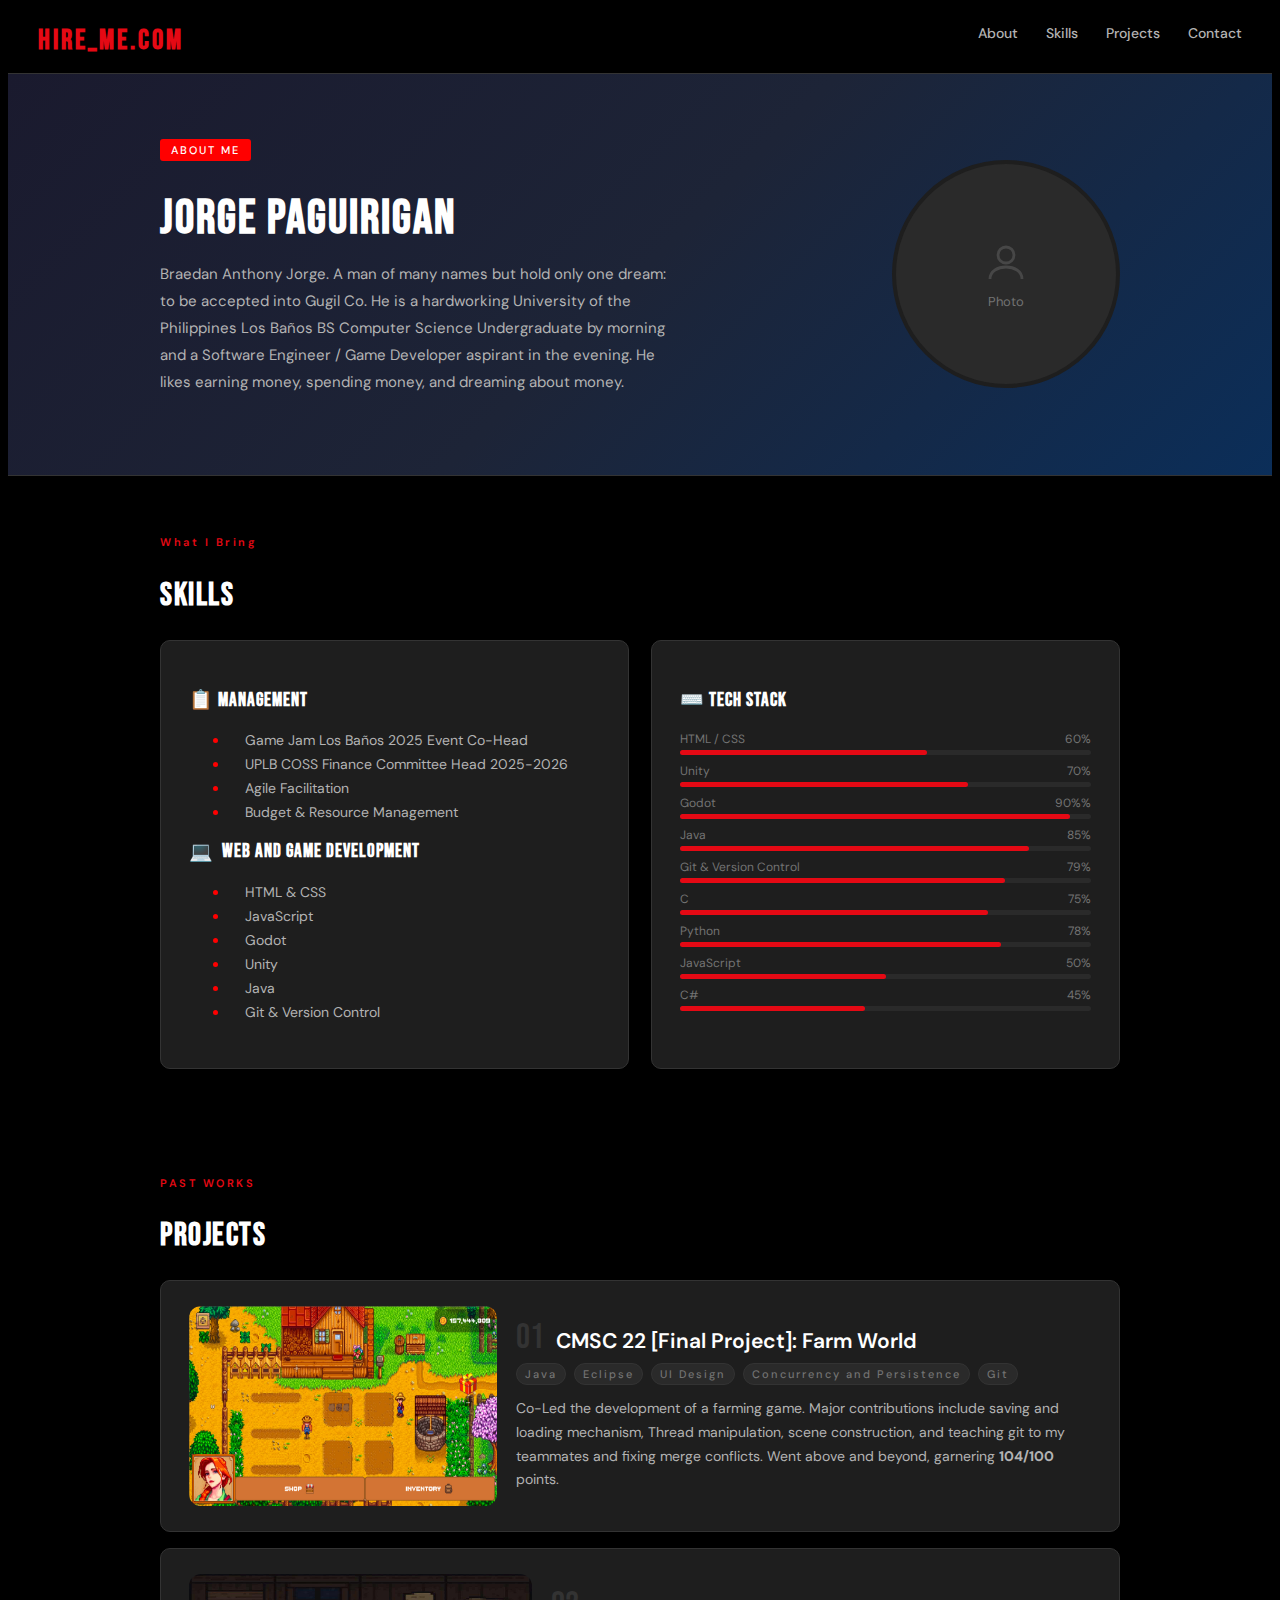
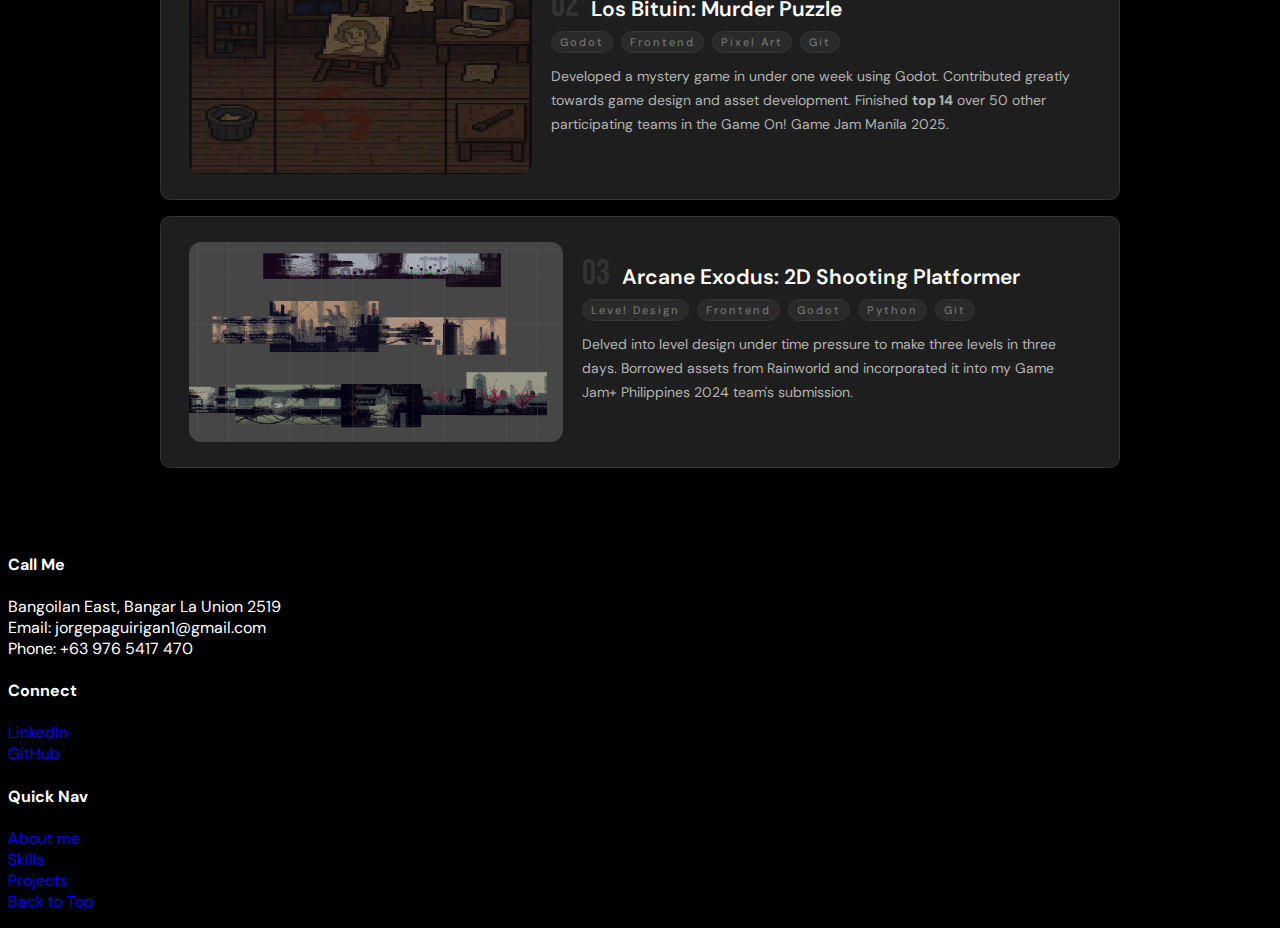
<file: index.html>
<!-- 
Paguirigan, Braedan Anthony Jorge H.
2024-06362
U-2L

A Netflix-inspired Website Portfolio to get hired by Gugil Co. 
Includes an About Me, Autobiography, Skills and Management, and Past Projects.


Inspiration: https://sumanthsamala.com/profile/developer
-->

<!DOCTYPE html>
<head>
    <title>HIRE_ME</title>
    <link href="https://fonts.googleapis.com/css2?family=Bebas+Neue&family=DM+Sans:wght@300;400;500;600&display=swap" rel="stylesheet"/>
    <link rel="stylesheet" href="./design.css"/>
</head>
<body>

<!-- HEADER -->
<header>
  <div class="logo">Hire_Me.com</div>
  <nav id="back_to_top">
    <a href="#about_me">About</a>
    <a href="#skills">Skills</a>
    <a href="#projects">Projects</a>
    <a href="#contact">Contact</a>
  </nav>
</header>

<!-- ABOUT -->
<section class="about_me_container" id="about_me">
    <div class="about_me">
      <div>
        <span class="tag">ABOUT ME</span>
        <h1>Jorge Paguirigan</h1>
        <p>
          Braedan Anthony Jorge. A man of many names but hold only one dream: to be accepted into Gugil Co.
          He is a hardworking University of the Philippines Los Baños BS Computer Science Undergraduate by morning
          and a Software Engineer / Game Developer aspirant in the evening. He likes earning money, spending money, and dreaming about money. 
        </p>
      </div>

      <div class="photo-placeholder">
        <svg viewBox="0 0 24 24"><circle cx="12" cy="8" r="4"/><path d="M4 20c0-4 4-6 8-6s8 2 8 6"/></svg>
          Photo
      </div>
    </div>
</section>

<!-- SKILLS -->
<section class="section" id="skills">
  <p class="section-label">What I Bring</p>
  <h2>Skills</h2>

  <!-- MANAGEMENT AND DEVELOPMENT-->
  <div class="skills-grid">

    <!-- MANAGEMENT-->
    <div class="skill-card">
        <h3> 📋 Management</h3>
          <ul>
            <li>Game Jam Los Baños 2025 Event Co-Head </li>
            <li>UPLB COSS Finance Committee Head 2025-2026</li>
            <li>Agile Facilitation</li>
            <li>Budget &amp; Resource Management</li>
          </ul>

        <h3><span class="icon">💻</span> Web and Game Development</h3>
          <ul>
            <li>HTML &amp; CSS</li>
            <li>JavaScript</li>
            <li>Godot</li>
            <li>Unity</li>
            <li>Java</li>
            <li>Git &amp; Version Control</li>
          </ul>
    </div>

    <!-- TECH STACK -->
    <div class="skill-card">
      <h3>⌨️ Tech Stack</h3>

      <!-- PROGRESS BARS -->
      <div class="bar-row"><span>HTML / CSS</span><span>60%</span></div>
      <div class="bar-track"><div class="bar-fill" style="width:60%"></div></div>

      <div class="bar-row"><span>Unity</span><span>70%</span></div>
      <div class="bar-track"><div class="bar-fill" style="width:70%"></div></div>
      
      <div class="bar-row"><span>Godot</span><span>90%%</span></div>
      <div class="bar-track"><div class="bar-fill" style="width:95%"></div></div>

      <div class="bar-row"><span>Java</span><span>85%</span></div>
      <div class="bar-track"><div class="bar-fill" style="width:85%"></div></div>

      <div class="bar-row"><span>Git &amp; Version Control</span><span>79%</span></div>
      <div class="bar-track"><div class="bar-fill" style="width:79%"></div></div>
      
      <div class="bar-row"><span>C</span><span>75%</span></div>
      <div class="bar-track"><div class="bar-fill" style="width:75%"></div></div>

      <div class="bar-row"><span>Python</span><span>78%</span></div>
      <div class="bar-track"><div class="bar-fill" style="width:78%"></div></div>

      <div class="bar-row"><span>JavaScript</span><span>50%</span></div>
      <div class="bar-track"><div class="bar-fill" style="width:50%"></div></div>

      <div class="bar-row"><span>C#</span><span>45%</span></div>
      <div class="bar-track"><div class="bar-fill" style="width:45%"></div></div>
    </div>
  </div>
</section>

<!-- PROJECTS -->
<!-- PROJECTS -->
<div class="section" id="projects">
  <p class="section-label">PAST WORKS</p>
  <h2 class="section-title">PROJECTS</h2>

  <!-- PROJECT CARD -->
  <div class="project-card">
    <!-- PROJECT PHOTO -->
    <div class="project-photo">
        <img src="./Farm_World.jpeg">
    </div>

    <!-- PROJECT INFO -->
    <div class="project-info">
      <!-- PROJECT TITLE -->
      <div class="project-title">
        <div class="project-number">01</div>
        <h3>CMSC 22 [Final Project]: Farm World</h3>
      </div>
      <span class="tag">Java</span>
      <span class="tag">Eclipse</span>
      <span class="tag">UI Design</span>
      <span class="tag">Concurrency and Persistence</span>
      <span class="tag">Git</span>
      <p>Co-Led the development of a farming game. Major contributions include saving and loading mechanism,
         Thread manipulation, scene construction, and teaching git to my teammates and fixing merge conflicts. 
         Went above and beyond, garnering <strong>104/100</strong> points.
      </p>
    </div>
  </div>

  <!-- PROJECT CARD -->
  <div class="project-card">
    <!-- PROJECT PHOTO -->
    <div class="project-photo">
        <img src="./los_bituin.jpg">
    </div>

    <!-- PROJECT INFO -->
    <div class="project-info">
      <!-- PROJECT TITLE -->
      <div class="project-title">
        <div class="project-number">02</div>
        <h3>Los Bituin: Murder Puzzle</h3>
      </div>
      <span class="tag">Godot</span>
      <span class="tag">Frontend</span>
      <span class="tag">Pixel Art</span>
      <span class="tag">Git</span>
      <p>Developed a mystery game in under one week using Godot. Contributed greatly towards game design and 
        asset development. Finished <strong>top 14</strong> over 50 other participating teams in the 
        Game On! Game Jam Manila 2025. 
      </p>
    </div>
  </div>

  <!-- PROJECT CARD -->
  <div class="project-card">
    <!-- PROJECT PHOTO -->
    <div class="project-photo">
        <img src="./arcane_exodus.png">
    </div>

    <!-- PROJECT INFO -->
    <div class="project-info">
      <!-- PROJECT TITLE -->
      <div class="project-title">
        <div class="project-number">03</div>
        <h3>Arcane Exodus: 2D Shooting Platformer</h3>
      </div>
      <span class="tag">Level Design</span>
      <span class="tag">Frontend</span>
      <span class="tag">Godot</span>
      <span class="tag">Python</span>
      <span class="tag">Git</span>
      <p>
        Delved into level design under time pressure to make three levels in three days. Borrowed assets from 
        Rainworld and incorporated it into my Game Jam+ Philippines 2024 team's submission.
      </p>
    </div>
  </div>
</div>
<!-- FOOTER -->
<footer id="contact">
  <div class="footer-inner">

    <div>
      <!-- CONTACT -->
      <h4>Call Me</h4>
      <p>
        Bangoilan East, Bangar La Union 2519<br>
        Email: jorgepaguirigan1@gmail.com <br>
        Phone: +63 976 5417 470
      </p>
    </div>

    <div>
      <h4>Connect</h4>
      <p>
        <a href="https://www.linkedin.com/in/jorge-paguirigan-731a73349/">LinkedIn</a><br>
        <a href="https://github.com/jorgePaguirigan">GitHub</a><br>
      </p>
    </div>

    <div>
      <h4>Quick Nav</h4>
      <p>
        <a href="#about_me">About me</a><br>
        <a href="#skills">Skills</a><br>
        <a href="#projects">Projects</a><br>
        <a href="#back_to_top">Back to Top</a>
      </p>
    </div>
  </div>
</footer>

</body>
</html>
</file>
<file: design.css>
body {
    font-family: 'DM Sans', sans-serif;
    background: black;
    color: white;
}

/* HEADER */
header {
    background: black;
    display: flex;
    justify-content: space-between;
    border-bottom: 1px solid #333;
    padding: 16px 30px;
}

.logo {
    font-family: 'Bebas Neue', sans-serif;
    font-size: 28px;
    letter-spacing: 3px;
    color: #e50914;
    font-weight: bold;
}

nav {
    display: flex;
    gap: 28px;
}

nav a {
    font-size: 14px;
    font-weight: 500;
    color: #b3b3b3;
}

a { 
    text-decoration: none; 
}

nav a:hover {
    color: #ffffff;
}

/* ABOUT ME */
.about_me_container {
    padding: 64px 38px;
    border-bottom: 1px solid #333;
    background: linear-gradient(135deg, #1a1a2e 0%, #1d2437 50%, #0b2e59 100%);
}

.about_me {
    max-width: 960px;
    margin: 0 auto;
    display: flex;
    justify-content: space-between;
    align-items: center;
    gap: 48px;
}

.tag {
    display: inline-block;
    background: red;
    color: white;
    font-size: 11px;
    font-weight: 500;
    letter-spacing: 2px;
    padding: 4px 11px;
    border-radius: 3px;
}

h1 {
    font-family: 'Bebas Neue', sans-serif;
    font-size: 48px;
    letter-spacing: 2px;
    line-height: 1.1;
    margin-bottom: 12px;
    color: #ffffff;
}

.about_me_container p {
    color: #b3b3b3;
    font-size: 15px;
    max-width: 520px;
    line-height: 1.8;
}

.photo-placeholder {
    width: 220px;
    height: 220px;
    border-radius: 50%;
    background: #2a2a2a;
    border: 4px solid #1e1e1e;
    display: flex;
    flex-direction: column;
    align-items: center;
    justify-content: center;
    color: #737373;
    font-size: 13px;
    gap: 6px;
}

.photo-placeholder svg {
    width: 48px;
    height: 48px;
    opacity: 0.4;
    stroke: currentColor;
    fill: none;
    stroke-width: 1.4;
}

/* SECTION */
.section {
    width: 960px;
    margin: 0 auto;
    padding: 48px 24px;
}

.section-label {
    font-size: 11px;
    font-weight: 600;
    letter-spacing: 2.5px;
    color: #e50914;
}

.section h2 {
    font-family: 'Bebas Neue', sans-serif;
    font-size: 32px;
    letter-spacing: 1.5px;
    color: white;
    margin-bottom: 25px;
}

/* SKILLS */
.skills-grid {
    display: flex;
    gap: 22px;
}

.skill-card {
    flex: 1;
    background: #1e1e1e;
    border: 1px solid #333;
    border-radius: 10px;
    padding: 28px;
}

.skill-card h3 {
    font-family: 'Bebas Neue', sans-serif;
    font-size: 19px;
    letter-spacing: 1px;
    color: #ffffff;
    display: flex;
    align-items: center;
    gap: 8px;
}

.skill-card ul {
    margin-bottom: 19px;
}



.skill-card li {
    padding-left: 16px;
    color: #b3b3b3;
    font-size: 14px;
    margin-bottom: 6px;
    position: relative;
}

.skill-card ul li::marker{
    color: red;
}

/* PROGRESS BARS */
/* reference: https://www.w3schools.com/w3css/w3css_progressbar.asp */
.bar-row {
    display: flex;
    justify-content: space-between;
    font-size: 12px;
    color: #737373;
    margin-bottom: 3px;
}

.bar-track {
    height: 5px;
    border-radius: 3px;
    background: #2a2a2a;
    margin-bottom: 8px;
}

.bar-fill {
    height: 100%;
    border-radius: 3px;
    background: #e50914;
}

/* PROJECTS */
.project-card {
    background: #1e1e1e;
    border: 1px solid #333;
    border-radius: 10px;
    padding: 25px 28px;
    margin-bottom: 16px;
    display: flex;
    gap: 19px;
    align-items: flex-start;
}

.project-title {
    display: flex;          
    align-items: baseline;
    gap: 12px;             
}

.project-number {
    font-family: 'Bebas Neue', sans-serif;
    font-size: 35px;
    color: #333;
    line-height: 0.8;
}


/* Title ng game */
.project-info h3 {
    font-size: 16px;
    font-weight: 600;
    font-size: 21px;
    color: #ffffff;
    margin-bottom: 7px;
}

.project-info .tag {
    font-size: 11px;
    font-weight: 500;
    background: #2a2a2a;
    color: #737373;
    padding: 3px 8px;
    border-radius: 14px;
    margin-right: 4px;
    margin-bottom: 6px;
    border: 1px solid #333;
}


.project-info p {
    color: #b3b3b3;
    font-size: 14px;
    margin-top: 6px;
    line-height: 1.7;
}

.project-photo {
    width: 100%;
    height: 200px;
    border-radius: 12px;
    overflow: hidden;     
}
  
.project-photo img {
    width: 100%;
    height: 100%;
    display: block;
}
</file>
